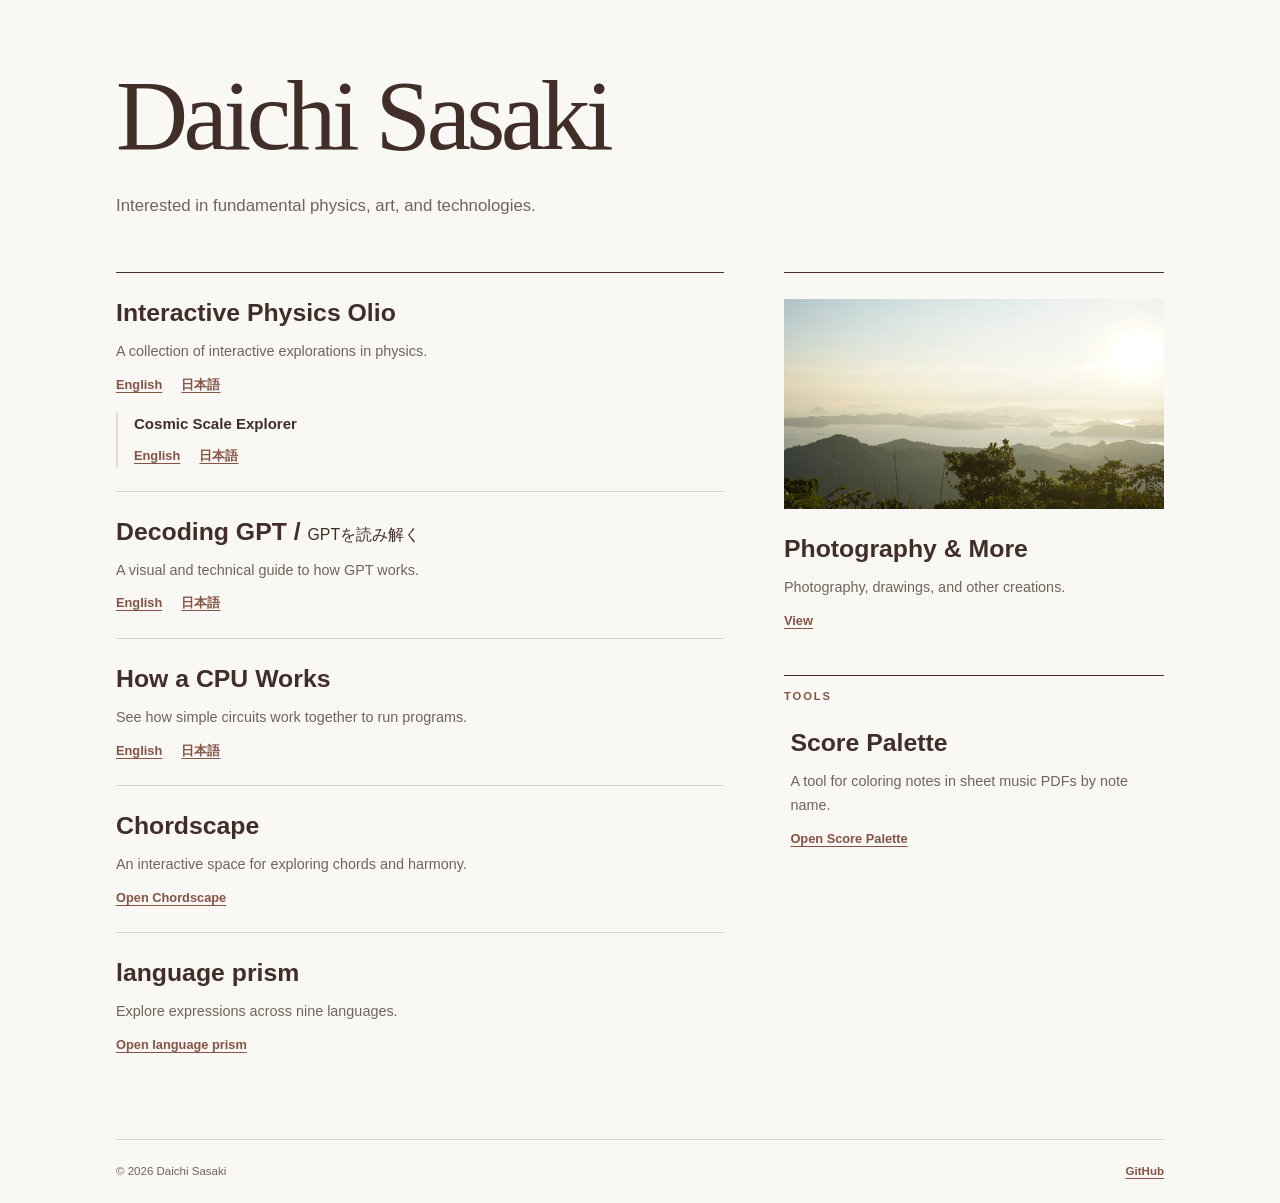
<file: index.html>
<!doctype html>
<html lang="en">
  <head>
    <meta charset="utf-8">
    <meta name="viewport" content="width=device-width, initial-scale=1">
    <meta
      name="description"
      content="Daichi Sasaki — interested in fundamental physics, art, and technologies."
    >
    <title>Daichi Sasaki</title>
    <link rel="icon" type="image/png" sizes="128x128" href="favicon.png">
    <link rel="stylesheet" href="styles.css?v=home-v5-dividers-20261002">
    <!-- Shared GA4: production, top-level page views only. -->
    <script>
      (() => {
        if (window.location.hostname !== "d1ssk.github.io" || window.self !== window.top) return;
        if (window.__pagesAnalyticsInitialized) return;
        window.__pagesAnalyticsInitialized = true;
        window.dataLayer = window.dataLayer || [];
        window.gtag = function () {
          window.dataLayer.push(arguments);
        };
        window.gtag("js", new Date());
        window.gtag("config", "G-P4BVZ9ZZ0E");
        const script = document.createElement("script");
        script.async = true;
        script.src = "https://www.googletagmanager.com/gtag/js?id=G-P4BVZ9ZZ0E";
        document.head.appendChild(script);
      })();
    </script>
  </head>
  <body>
    <a class="skip-link" href="#main">Skip to content</a>
    <div class="container">
      <header class="site-header">
        <h1>Daichi Sasaki</h1>
        <p class="tagline">Interested in fundamental physics, art, and technologies.</p>
      </header>

      <main id="main" class="home-sections">
        <div class="home-section projects explorations">
          <ul class="project-list">
            <li class="project-entry">
              <h2>Interactive Physics Olio</h2>
              <p class="project-description">
                A collection of interactive explorations in physics.
              </p>
              <ul class="project-links" aria-label="Interactive Physics Olio links">
                <li><a href="https://d1ssk.github.io/interactive-physics-olio/">English</a></li>
                <li><a lang="ja" href="https://d1ssk.github.io/interactive-physics-olio/ja/">日本語</a></li>
              </ul>

              <ul class="subproject-list">
                <li class="subproject">
                  <h3 id="cosmic-scale-heading">Cosmic Scale Explorer</h3>
                  <ul class="project-links" aria-label="Cosmic Scale Explorer links">
                    <li>
                      <a href="https://d1ssk.github.io/olio-cosmic-scale/?scene=observable-universe&amp;lang=en">English</a>
                    </li>
                    <li>
                      <a lang="ja" href="https://d1ssk.github.io/olio-cosmic-scale/?scene=observable-universe&amp;lang=ja">日本語</a>
                    </li>
                  </ul>
                </li>
              </ul>
            </li>

            <li class="project-entry">
              <h2>Decoding GPT <span aria-hidden="true">/</span> <span class="jp-title" lang="ja">GPTを読み解く</span></h2>
              <p class="project-description">
                A visual and technical guide to how GPT works.
              </p>
              <ul class="project-links" aria-label="Decoding GPT links">
                <li><a href="https://d1ssk.github.io/decoding-gpt/en/">English</a></li>
                <li><a lang="ja" href="https://d1ssk.github.io/decoding-gpt/ja/">日本語</a></li>
              </ul>
            </li>

            <li class="project-entry">
              <h2>How a CPU Works</h2>
              <p class="project-description">
                See how simple circuits work together to run programs.
              </p>
              <ul class="project-links" aria-label="How a CPU Works links">
                <li><a href="https://d1ssk.github.io/cpu-flow-trace/en/">English</a></li>
                <li><a lang="ja" href="https://d1ssk.github.io/cpu-flow-trace/ja/">日本語</a></li>
              </ul>
            </li>

            <li class="project-entry">
              <h2>Chordscape</h2>
              <p class="project-description">
                An interactive space for exploring chords and harmony.
              </p>
              <ul class="project-links" aria-label="Chordscape links">
                <li><a href="https://d1ssk.github.io/chordscape/">Open Chordscape</a></li>
              </ul>
            </li>

            <li class="project-entry">
              <h2>language prism</h2>
              <p class="project-description">
                Explore expressions across nine languages.
              </p>
              <ul class="project-links" aria-label="language prism links">
                <li><a href="https://d1ssk.github.io/language-prism/ja/">Open language prism</a></li>
              </ul>
            </li>
          </ul>
        </div>
        <div class="right-column">
          <section class="home-section portfolio" aria-labelledby="portfolio-heading">
            <div class="project-art">
              <img
                class="photo"
                src="portfolio/assets/works/dsc04100/thumbnail.webp"
                alt="Layers of mountains and distant water in hazy morning light."
                width="1200"
                height="800"
              >
            </div>
            <h2 id="portfolio-heading">Photography &amp; More</h2>
            <p class="project-description">
              Photography, drawings, and other creations.
            </p>
            <ul class="project-links" aria-label="Photography &amp; More links">
              <li><a href="portfolio/">View</a></li>
            </ul>
          </section>
          <section class="home-section projects tools" aria-labelledby="tools-heading">
            <h2 id="tools-heading">Tools</h2>
            <ul class="project-list">
              <li class="project-entry">
                <h3>Score Palette</h3>
                <p class="project-description">
                  A tool for coloring notes in sheet music PDFs by note name.
                </p>
                <ul class="project-links" aria-label="Score Palette links">
                  <li><a href="https://score-pallete.streamlit.app/">Open Score Palette</a></li>
                </ul>
              </li>
            </ul>
          </section>
        </div>
      </main>

      <footer class="site-footer">
        <p>© 2026 Daichi Sasaki</p>
        <a class="github-link" href="https://github.com/d1ssk">GitHub</a>
      </footer>
    </div>
  </body>
</html>
</file>
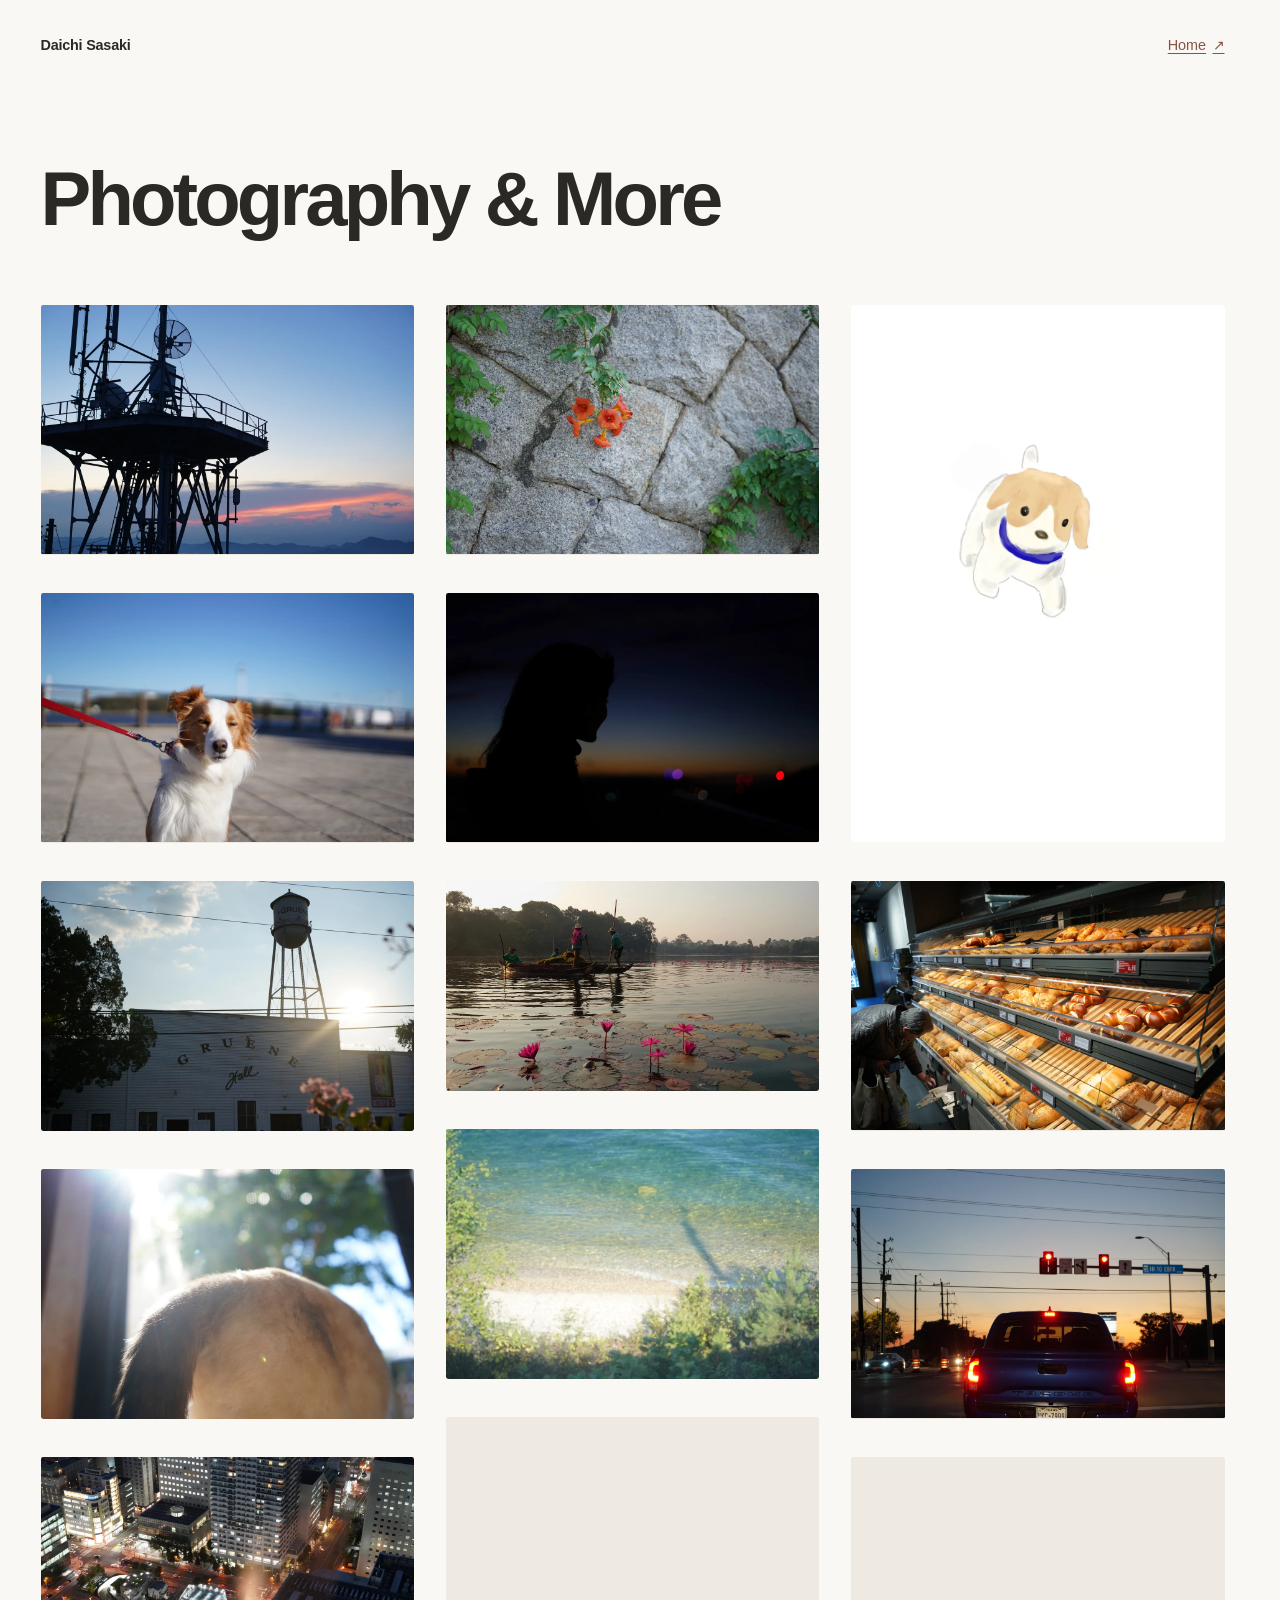
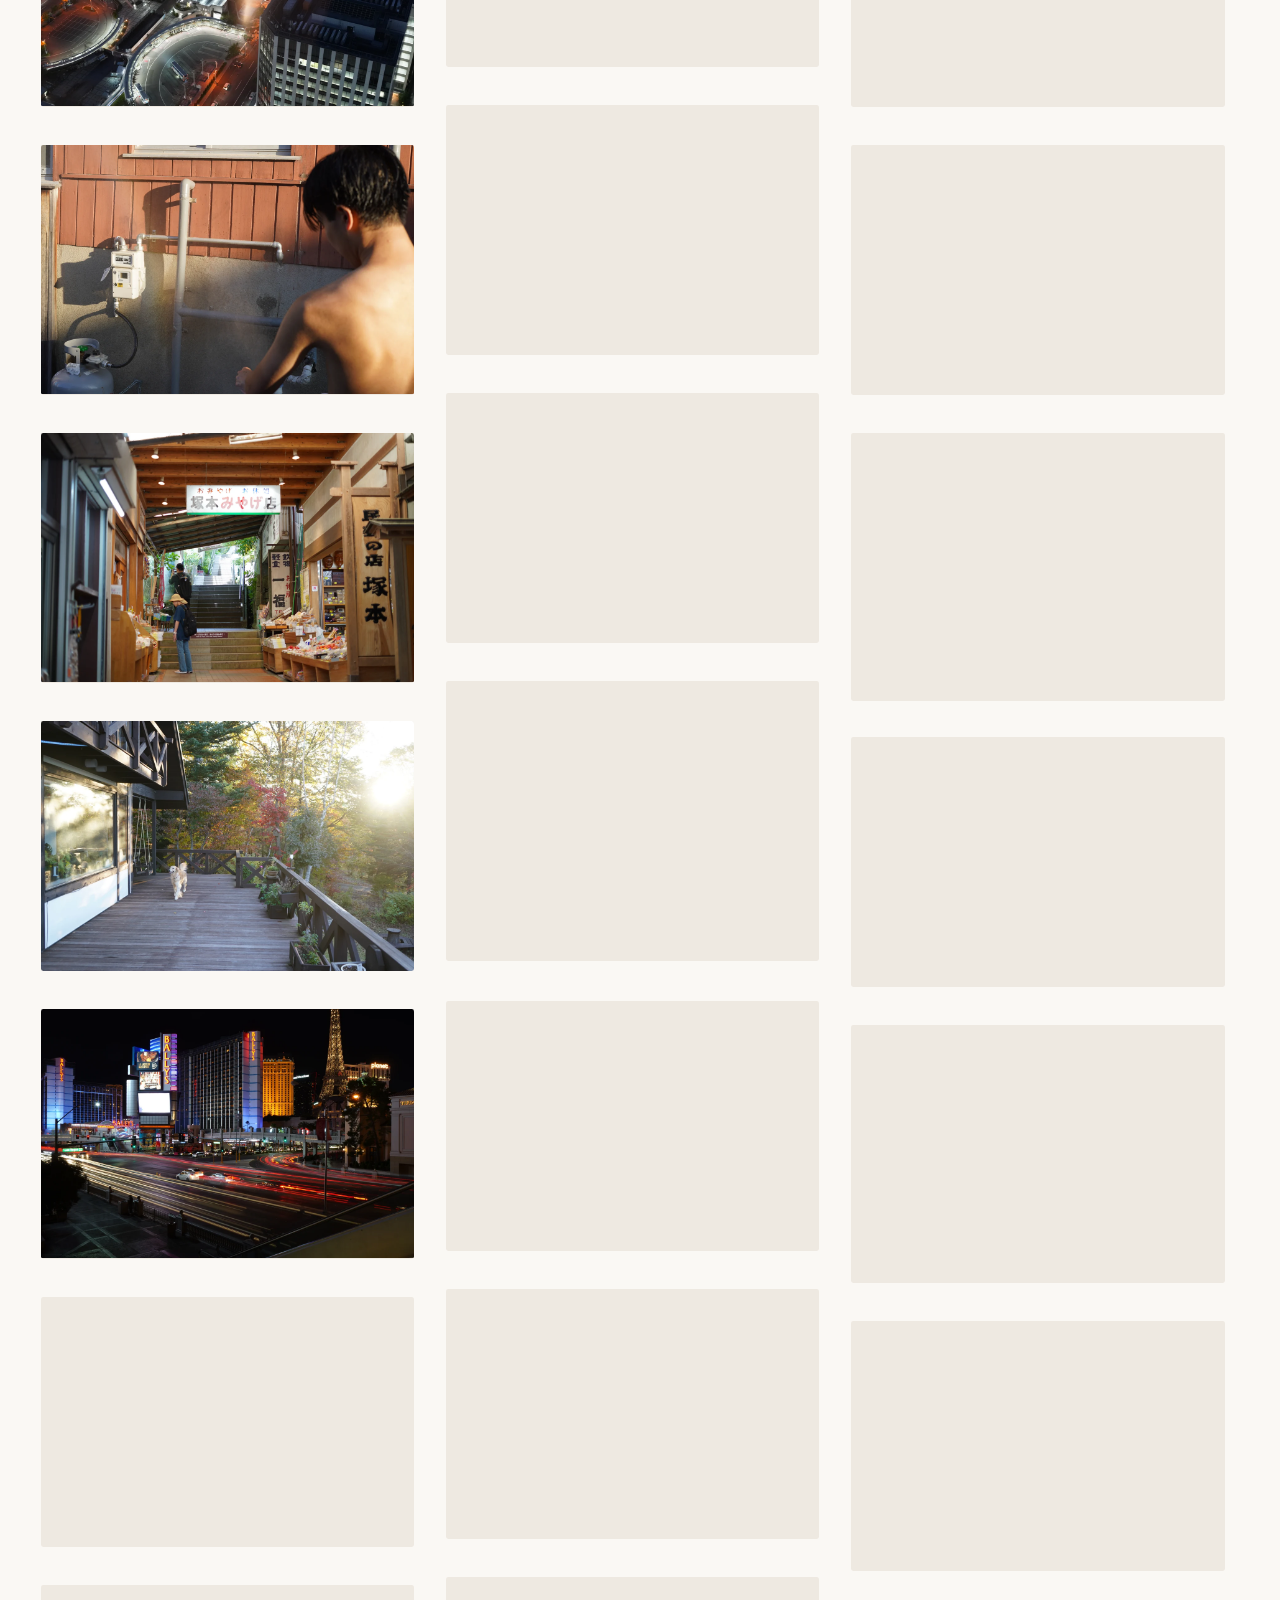
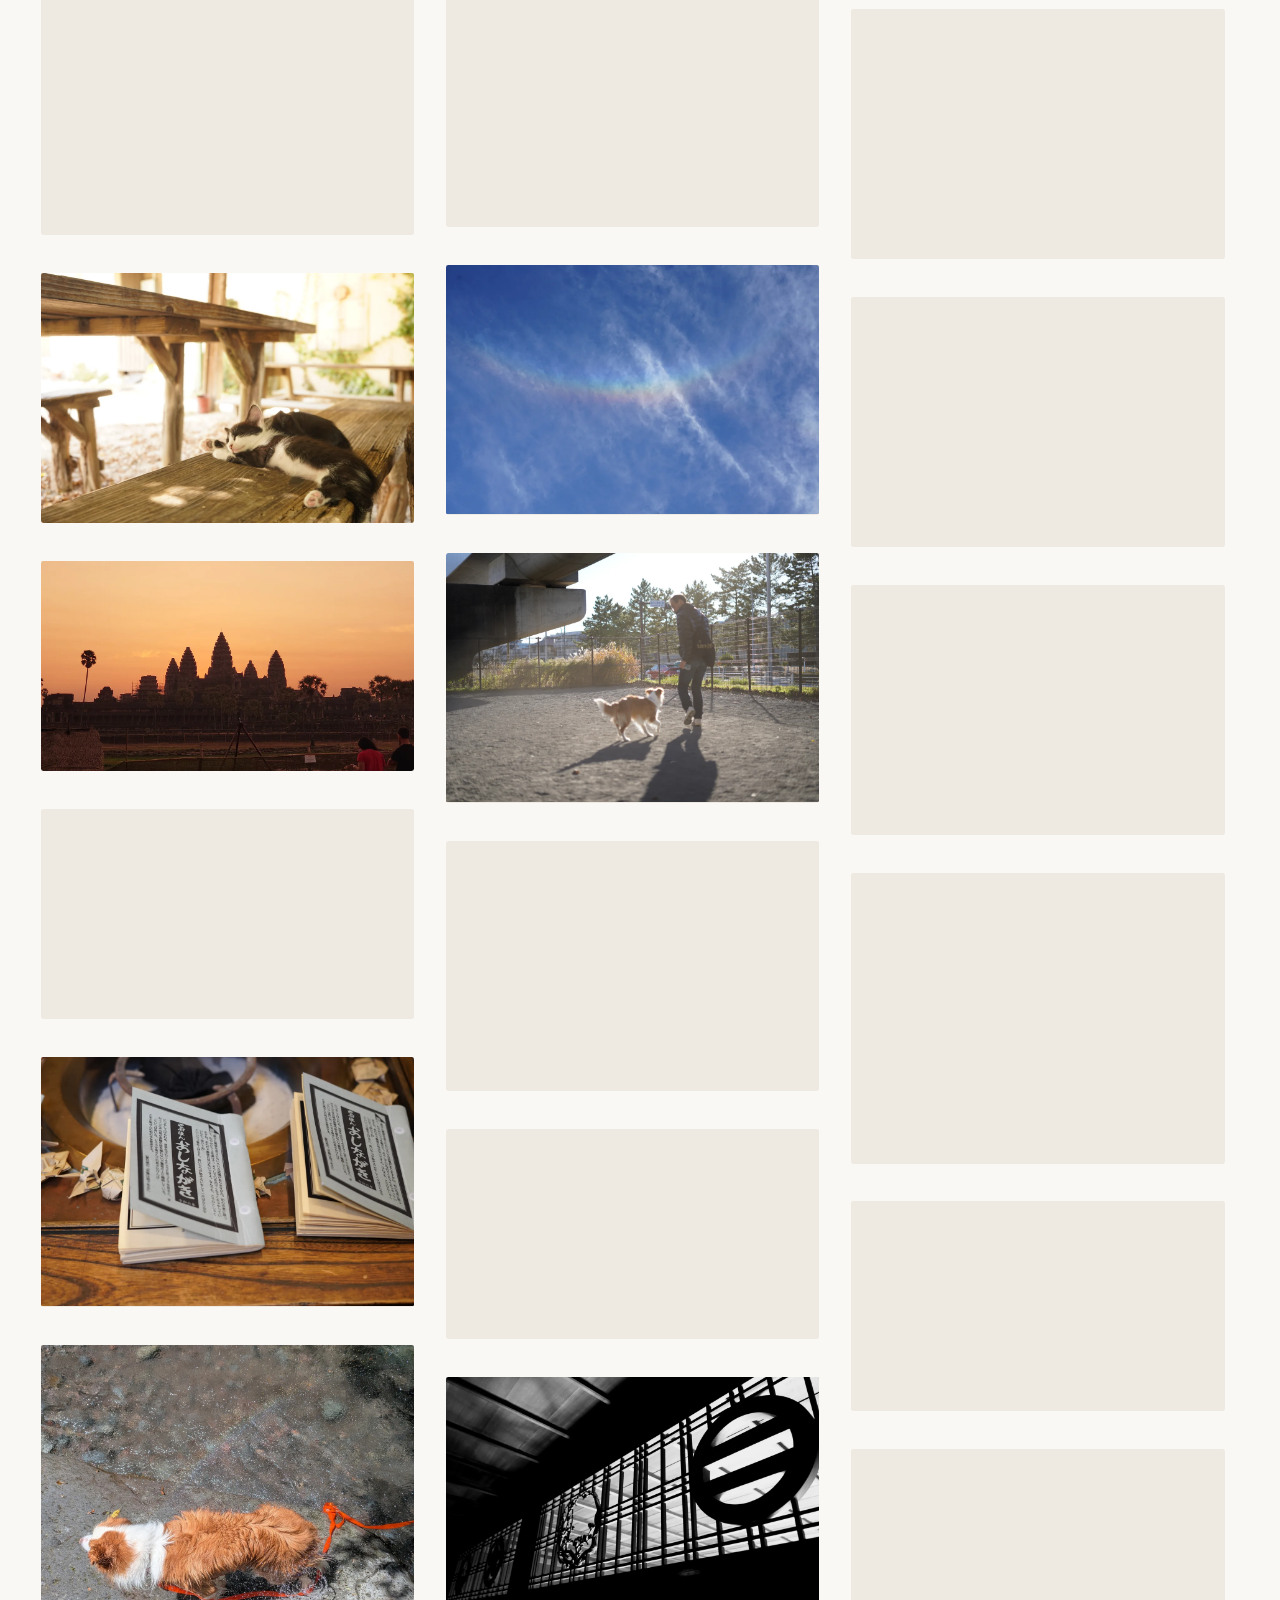
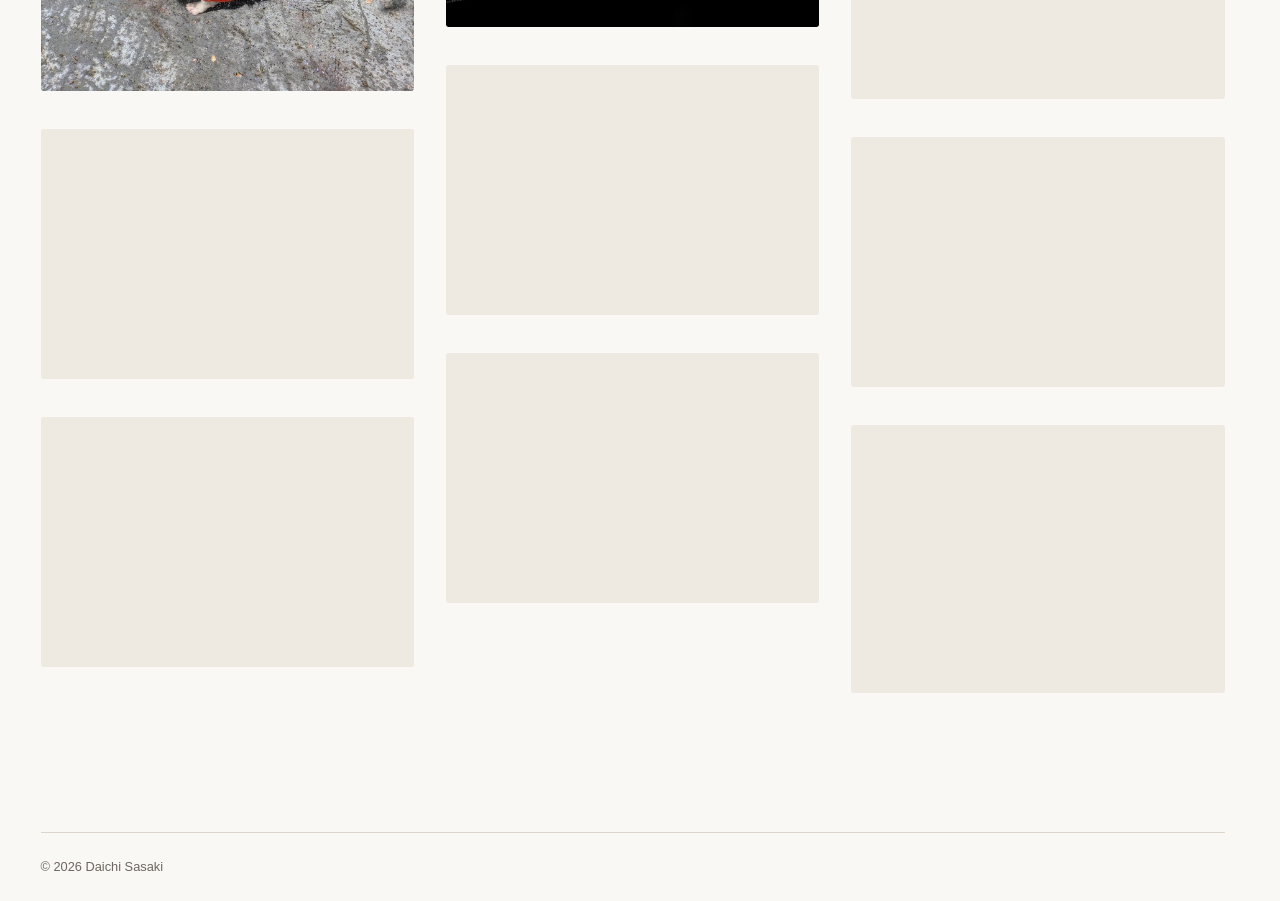
<file: portfolio/index.html>
<!doctype html>
<!-- Generated index.html comes from this template and each work's info.json. -->
<html lang="en">
  <head>
    <meta charset="utf-8">
    <meta name="viewport" content="width=device-width, initial-scale=1">
    <meta name="description" content="Photography and art by Daichi Sasaki.">
    <title>Daichi Sasaki — Photography &amp; More</title>
    <link rel="icon" type="image/png" sizes="128x128" href="../favicon.png">
    <link rel="stylesheet" href="styles.css">
    <script src="layout.js" defer></script>
    <script src="information.js" defer></script>
    <script src="gallery.js" defer></script>
    <!-- Shared GA4: production, top-level page views only. -->
    <script>
      (() => {
        if (window.location.hostname !== "d1ssk.github.io" || window.self !== window.top) return;
        if (window.__pagesAnalyticsInitialized) return;
        window.__pagesAnalyticsInitialized = true;
        window.dataLayer = window.dataLayer || [];
        window.gtag = function () {
          window.dataLayer.push(arguments);
        };
        window.gtag("js", new Date());
        window.gtag("config", "G-P4BVZ9ZZ0E");
        const script = document.createElement("script");
        script.async = true;
        script.src = "https://www.googletagmanager.com/gtag/js?id=G-P4BVZ9ZZ0E";
        document.head.appendChild(script);
      })();
    </script>
  </head>
  <body>
    <header class="site-header container">
      <span class="site-name">Daichi Sasaki</span>
      <nav aria-label="Main navigation">
        <a href="https://d1ssk.github.io/">Home <span aria-hidden="true">↗</span></a>
      </nav>
    </header>

    <main class="container">
      <div class="intro">
        <h1>Photography &amp; More</h1>
      </div>
      <section class="gallery" aria-label="Photography and art">
        <figure class="work">
          <a class="work-link" href="assets/works/dsc04124/full.webp" data-info="assets/works/dsc04124/info.json" aria-haspopup="dialog">
            <img
              src="assets/works/dsc04124/thumbnail.webp"
              srcset="assets/works/dsc04124/thumbnail.webp 1200w, assets/works/dsc04124/full.webp 2400w"
              sizes="(max-width: 46rem) calc(100vw - 2rem), (max-width: 68rem) 46vw, 24rem"
              width="1200"
              height="800"
              alt="Silhouette of an antenna tower against a blue and pink evening sky."
              fetchpriority="high"
              decoding="async"
            >
          </a>
        </figure>

        <figure class="work">
          <a class="work-link" href="assets/works/dsc04281/full.webp" data-info="assets/works/dsc04281/info.json" aria-haspopup="dialog">
            <img
              src="assets/works/dsc04281/thumbnail.webp"
              srcset="assets/works/dsc04281/thumbnail.webp 1200w, assets/works/dsc04281/full.webp 2400w"
              sizes="(max-width: 46rem) calc(100vw - 2rem), (max-width: 68rem) 46vw, 24rem"
              width="1200"
              height="800"
              alt="Orange flowers and green leaves against a textured stone wall."
              loading="lazy"
              decoding="async"
            >
          </a>
        </figure>

        <figure class="work">
          <a class="work-link" href="assets/works/work-308b10c8dc/full.webp" data-info="assets/works/work-308b10c8dc/info.json" aria-haspopup="dialog">
            <img
              src="assets/works/work-308b10c8dc/thumbnail.webp"
              srcset="assets/works/work-308b10c8dc/thumbnail.webp 834w, assets/works/work-308b10c8dc/full.webp 1668w"
              sizes="(max-width: 46rem) calc(100vw - 2rem), (max-width: 68rem) 46vw, 24rem"
              width="834"
              height="1200"
              alt="An illustration of a small brown-and-white dog on a white background."
              loading="lazy"
              decoding="async"
            >
          </a>
        </figure>

        <figure class="work">
          <a class="work-link" href="assets/works/dsc00365/full.webp" data-info="assets/works/dsc00365/info.json" aria-haspopup="dialog">
            <img
              src="assets/works/dsc00365/thumbnail.webp"
              srcset="assets/works/dsc00365/thumbnail.webp 1200w, assets/works/dsc00365/full.webp 2400w"
              sizes="(max-width: 46rem) calc(100vw - 2rem), (max-width: 68rem) 46vw, 24rem"
              width="1200"
              height="800"
              alt="A brown-and-white dog on a red leash, with water and distant buildings behind it."
              loading="lazy"
              decoding="async"
            >
          </a>
        </figure>

        <figure class="work">
          <a class="work-link" href="assets/works/dsc02346-edit/full.webp" data-info="assets/works/dsc02346-edit/info.json" aria-haspopup="dialog">
            <img
              src="assets/works/dsc02346-edit/thumbnail.webp"
              srcset="assets/works/dsc02346-edit/thumbnail.webp 1200w, assets/works/dsc02346-edit/full.webp 2400w"
              sizes="(max-width: 46rem) calc(100vw - 2rem), (max-width: 68rem) 46vw, 24rem"
              width="1200"
              height="800"
              alt="The profile of a person silhouetted at dusk, with blurred lights behind them."
              loading="lazy"
              decoding="async"
            >
          </a>
        </figure>

        <figure class="work">
          <a class="work-link" href="assets/works/dsc02108/full.webp" data-info="assets/works/dsc02108/info.json" aria-haspopup="dialog">
            <img
              src="assets/works/dsc02108/thumbnail.webp"
              srcset="assets/works/dsc02108/thumbnail.webp 1200w, assets/works/dsc02108/full.webp 1616w"
              sizes="(max-width: 46rem) calc(100vw - 2rem), (max-width: 68rem) 46vw, 24rem"
              width="1200"
              height="802"
              alt="A water tower above a white building, with flowers in the foreground."
              loading="lazy"
              decoding="async"
            >
          </a>
        </figure>

        <figure class="work">
          <a class="work-link" href="assets/works/dsc-4628-edit/full.webp" data-info="assets/works/dsc-4628-edit/info.json" aria-haspopup="dialog">
            <img
              src="assets/works/dsc-4628-edit/thumbnail.webp"
              srcset="assets/works/dsc-4628-edit/thumbnail.webp 1200w, assets/works/dsc-4628-edit/full.webp 2400w"
              sizes="(max-width: 46rem) calc(100vw - 2rem), (max-width: 68rem) 46vw, 24rem"
              width="1200"
              height="675"
              alt="People in a small boat on a lake, with pink flowers in the foreground."
              loading="lazy"
              decoding="async"
            >
          </a>
        </figure>

        <figure class="work">
          <a class="work-link" href="assets/works/dsc09874/full.webp" data-info="assets/works/dsc09874/info.json" aria-haspopup="dialog">
            <img
              src="assets/works/dsc09874/thumbnail.webp"
              srcset="assets/works/dsc09874/thumbnail.webp 1200w, assets/works/dsc09874/full.webp 2400w"
              sizes="(max-width: 46rem) calc(100vw - 2rem), (max-width: 68rem) 46vw, 24rem"
              width="1200"
              height="800"
              alt="Rows of golden pastries on illuminated bakery shelves."
              loading="lazy"
              decoding="async"
            >
          </a>
        </figure>

        <figure class="work">
          <a class="work-link" href="assets/works/dsc01263/full.webp" data-info="assets/works/dsc01263/info.json" aria-haspopup="dialog">
            <img
              src="assets/works/dsc01263/thumbnail.webp"
              srcset="assets/works/dsc01263/thumbnail.webp 1200w, assets/works/dsc01263/full.webp 1616w"
              sizes="(max-width: 46rem) calc(100vw - 2rem), (max-width: 68rem) 46vw, 24rem"
              width="1200"
              height="802"
              alt="Sunlight shimmering on blue-green water."
              loading="lazy"
              decoding="async"
            >
          </a>
        </figure>

        <figure class="work">
          <a class="work-link" href="assets/works/dsc03439/full.webp" data-info="assets/works/dsc03439/info.json" aria-haspopup="dialog">
            <img
              src="assets/works/dsc03439/thumbnail.webp"
              srcset="assets/works/dsc03439/thumbnail.webp 1200w, assets/works/dsc03439/full.webp 1616w"
              sizes="(max-width: 46rem) calc(100vw - 2rem), (max-width: 68rem) 46vw, 24rem"
              width="1200"
              height="802"
              alt="Close-up of a dog&#x27;s head and ear in sunlight beside a window."
              loading="lazy"
              decoding="async"
            >
          </a>
        </figure>

        <figure class="work">
          <a class="work-link" href="assets/works/dsc01962-1/full.webp" data-info="assets/works/dsc01962-1/info.json" aria-haspopup="dialog">
            <img
              src="assets/works/dsc01962-1/thumbnail.webp"
              srcset="assets/works/dsc01962-1/thumbnail.webp 1200w, assets/works/dsc01962-1/full.webp 2400w"
              sizes="(max-width: 46rem) calc(100vw - 2rem), (max-width: 68rem) 46vw, 24rem"
              width="1200"
              height="800"
              alt="A car stopped at a red traffic light against a warm sunset sky."
              loading="lazy"
              decoding="async"
            >
          </a>
        </figure>

        <figure class="work">
          <a class="work-link" href="assets/works/dsc04231/full.webp" data-info="assets/works/dsc04231/info.json" aria-haspopup="dialog">
            <img
              src="assets/works/dsc04231/thumbnail.webp"
              srcset="assets/works/dsc04231/thumbnail.webp 1200w, assets/works/dsc04231/full.webp 2400w"
              sizes="(max-width: 46rem) calc(100vw - 2rem), (max-width: 68rem) 46vw, 24rem"
              width="1200"
              height="800"
              alt="Two roadside mirrors above yellow arrow signs by the sea, with a drawn cat and white lines across the sky."
              loading="lazy"
              decoding="async"
            >
          </a>
        </figure>

        <figure class="work">
          <a class="work-link" href="assets/works/dsc02425/full.webp" data-info="assets/works/dsc02425/info.json" aria-haspopup="dialog">
            <img
              src="assets/works/dsc02425/thumbnail.webp"
              srcset="assets/works/dsc02425/thumbnail.webp 1200w, assets/works/dsc02425/full.webp 2400w"
              sizes="(max-width: 46rem) calc(100vw - 2rem), (max-width: 68rem) 46vw, 24rem"
              width="1200"
              height="800"
              alt="Illuminated city buildings, streets, and curved bus terminals viewed from above at night."
              loading="lazy"
              decoding="async"
            >
          </a>
        </figure>

        <figure class="work">
          <a class="work-link" href="assets/works/dsc02233/full.webp" data-info="assets/works/dsc02233/info.json" aria-haspopup="dialog">
            <img
              src="assets/works/dsc02233/thumbnail.webp"
              srcset="assets/works/dsc02233/thumbnail.webp 1200w, assets/works/dsc02233/full.webp 2400w"
              sizes="(max-width: 46rem) calc(100vw - 2rem), (max-width: 68rem) 46vw, 24rem"
              width="1200"
              height="800"
              alt="Bright white clouds rising into a deep blue sky."
              loading="lazy"
              decoding="async"
            >
          </a>
        </figure>

        <figure class="work">
          <a class="work-link" href="assets/works/dsc04129/full.webp" data-info="assets/works/dsc04129/info.json" aria-haspopup="dialog">
            <img
              src="assets/works/dsc04129/thumbnail.webp"
              srcset="assets/works/dsc04129/thumbnail.webp 1200w, assets/works/dsc04129/full.webp 2400w"
              sizes="(max-width: 46rem) calc(100vw - 2rem), (max-width: 68rem) 46vw, 24rem"
              width="1200"
              height="800"
              alt="A mug of dark tea and a wrapped slice of cake on a wooden table."
              loading="lazy"
              decoding="async"
            >
          </a>
        </figure>

        <figure class="work">
          <a class="work-link" href="assets/works/dsc04097/full.webp" data-info="assets/works/dsc04097/info.json" aria-haspopup="dialog">
            <img
              src="assets/works/dsc04097/thumbnail.webp"
              srcset="assets/works/dsc04097/thumbnail.webp 1200w, assets/works/dsc04097/full.webp 2400w"
              sizes="(max-width: 46rem) calc(100vw - 2rem), (max-width: 68rem) 46vw, 24rem"
              width="1200"
              height="800"
              alt="A person at an outdoor tap beside a wooden wall."
              loading="lazy"
              decoding="async"
            >
          </a>
        </figure>

        <figure class="work">
          <a class="work-link" href="assets/works/dsc09620-edit/full.webp" data-info="assets/works/dsc09620-edit/info.json" aria-haspopup="dialog">
            <img
              src="assets/works/dsc09620-edit/thumbnail.webp"
              srcset="assets/works/dsc09620-edit/thumbnail.webp 1200w, assets/works/dsc09620-edit/full.webp 2400w"
              sizes="(max-width: 46rem) calc(100vw - 2rem), (max-width: 68rem) 46vw, 24rem"
              width="1200"
              height="800"
              alt="A river reflecting a bridge and trees in black and white."
              loading="lazy"
              decoding="async"
            >
          </a>
        </figure>

        <figure class="work">
          <a class="work-link" href="assets/works/dsc03271-1/full.webp" data-info="assets/works/dsc03271-1/info.json" aria-haspopup="dialog">
            <img
              src="assets/works/dsc03271-1/thumbnail.webp"
              srcset="assets/works/dsc03271-1/thumbnail.webp 1200w, assets/works/dsc03271-1/full.webp 2400w"
              sizes="(max-width: 46rem) calc(100vw - 2rem), (max-width: 68rem) 46vw, 24rem"
              width="1200"
              height="800"
              alt="The low sun shining over a road and silhouetted city buildings."
              loading="lazy"
              decoding="async"
            >
          </a>
        </figure>

        <figure class="work">
          <a class="work-link" href="assets/works/dsc00827/full.webp" data-info="assets/works/dsc00827/info.json" aria-haspopup="dialog">
            <img
              src="assets/works/dsc00827/thumbnail.webp"
              srcset="assets/works/dsc00827/thumbnail.webp 1200w, assets/works/dsc00827/full.webp 2400w"
              sizes="(max-width: 46rem) calc(100vw - 2rem), (max-width: 68rem) 46vw, 24rem"
              width="1200"
              height="800"
              alt="A person standing inside a shop with wooden beams and shelves of goods."
              loading="lazy"
              decoding="async"
            >
          </a>
        </figure>

        <figure class="work">
          <a class="work-link" href="assets/works/dsc04137/full.webp" data-info="assets/works/dsc04137/info.json" aria-haspopup="dialog">
            <img
              src="assets/works/dsc04137/thumbnail.webp"
              srcset="assets/works/dsc04137/thumbnail.webp 1200w, assets/works/dsc04137/full.webp 2400w"
              sizes="(max-width: 46rem) calc(100vw - 2rem), (max-width: 68rem) 46vw, 24rem"
              width="1200"
              height="860"
              alt="The silhouette of a person sitting outdoors beneath bright lights at night."
              loading="lazy"
              decoding="async"
            >
          </a>
        </figure>

        <figure class="work">
          <a class="work-link" href="assets/works/1780213268952/full.webp" data-info="assets/works/1780213268952/info.json" aria-haspopup="dialog">
            <img
              src="assets/works/1780213268952/thumbnail.webp"
              srcset="assets/works/1780213268952/thumbnail.webp 1200w, assets/works/1780213268952/full.webp 1477w"
              sizes="(max-width: 46rem) calc(100vw - 2rem), (max-width: 68rem) 46vw, 24rem"
              width="1200"
              height="901"
              alt="A brown-and-white dog running through sunlit grass beneath a steel bridge."
              loading="lazy"
              decoding="async"
            >
          </a>
        </figure>

        <figure class="work">
          <a class="work-link" href="assets/works/dsc03589/full.webp" data-info="assets/works/dsc03589/info.json" aria-haspopup="dialog">
            <img
              src="assets/works/dsc03589/thumbnail.webp"
              srcset="assets/works/dsc03589/thumbnail.webp 1200w, assets/works/dsc03589/full.webp 1616w"
              sizes="(max-width: 46rem) calc(100vw - 2rem), (max-width: 68rem) 46vw, 24rem"
              width="1200"
              height="802"
              alt="A dog on a wooden deck beside a house and sunlit foliage."
              loading="lazy"
              decoding="async"
            >
          </a>
        </figure>

        <figure class="work">
          <a class="work-link" href="assets/works/dsc03656/full.webp" data-info="assets/works/dsc03656/info.json" aria-haspopup="dialog">
            <img
              src="assets/works/dsc03656/thumbnail.webp"
              srcset="assets/works/dsc03656/thumbnail.webp 1200w, assets/works/dsc03656/full.webp 1616w"
              sizes="(max-width: 46rem) calc(100vw - 2rem), (max-width: 68rem) 46vw, 24rem"
              width="1200"
              height="802"
              alt="A cat peeking over the edge of an open window against a blue sky."
              loading="lazy"
              decoding="async"
            >
          </a>
        </figure>

        <figure class="work">
          <a class="work-link" href="assets/works/dsc03055/full.webp" data-info="assets/works/dsc03055/info.json" aria-haspopup="dialog">
            <img
              src="assets/works/dsc03055/thumbnail.webp"
              srcset="assets/works/dsc03055/thumbnail.webp 1200w, assets/works/dsc03055/full.webp 2400w"
              sizes="(max-width: 46rem) calc(100vw - 2rem), (max-width: 68rem) 46vw, 24rem"
              width="1200"
              height="800"
              alt="A printed page emerging from darkness in a pool of light."
              loading="lazy"
              decoding="async"
            >
          </a>
        </figure>

        <figure class="work">
          <a class="work-link" href="assets/works/dsc03040-1/full.webp" data-info="assets/works/dsc03040-1/info.json" aria-haspopup="dialog">
            <img
              src="assets/works/dsc03040-1/thumbnail.webp"
              srcset="assets/works/dsc03040-1/thumbnail.webp 1200w, assets/works/dsc03040-1/full.webp 2400w"
              sizes="(max-width: 46rem) calc(100vw - 2rem), (max-width: 68rem) 46vw, 24rem"
              width="1200"
              height="800"
              alt="Colorful traffic light trails beneath illuminated city buildings at night."
              loading="lazy"
              decoding="async"
            >
          </a>
        </figure>

        <figure class="work">
          <a class="work-link" href="assets/works/dsc05868-edit/full.webp" data-info="assets/works/dsc05868-edit/info.json" aria-haspopup="dialog">
            <img
              src="assets/works/dsc05868-edit/thumbnail.webp"
              srcset="assets/works/dsc05868-edit/thumbnail.webp 1200w, assets/works/dsc05868-edit/full.webp 2400w"
              sizes="(max-width: 46rem) calc(100vw - 2rem), (max-width: 68rem) 46vw, 24rem"
              width="1200"
              height="830"
              alt="A suspension bridge and waterfront buildings in golden evening light."
              loading="lazy"
              decoding="async"
            >
          </a>
        </figure>

        <figure class="work">
          <a class="work-link" href="assets/works/dsc01163/full.webp" data-info="assets/works/dsc01163/info.json" aria-haspopup="dialog">
            <img
              src="assets/works/dsc01163/thumbnail.webp"
              srcset="assets/works/dsc01163/thumbnail.webp 1200w, assets/works/dsc01163/full.webp 1616w"
              sizes="(max-width: 46rem) calc(100vw - 2rem), (max-width: 68rem) 46vw, 24rem"
              width="1200"
              height="802"
              alt="A red-and-white train beneath a purple evening sky and overhead wires."
              loading="lazy"
              decoding="async"
            >
          </a>
        </figure>

        <figure class="work">
          <a class="work-link" href="assets/works/dsc02043/full.webp" data-info="assets/works/dsc02043/info.json" aria-haspopup="dialog">
            <img
              src="assets/works/dsc02043/thumbnail.webp"
              srcset="assets/works/dsc02043/thumbnail.webp 1200w, assets/works/dsc02043/full.webp 2400w"
              sizes="(max-width: 46rem) calc(100vw - 2rem), (max-width: 68rem) 46vw, 24rem"
              width="1200"
              height="800"
              alt="Three yellow rubber ducks lined up against a cloudy sky."
              loading="lazy"
              decoding="async"
            >
          </a>
        </figure>

        <figure class="work">
          <a class="work-link" href="assets/works/dsc04103/full.webp" data-info="assets/works/dsc04103/info.json" aria-haspopup="dialog">
            <img
              src="assets/works/dsc04103/thumbnail.webp"
              srcset="assets/works/dsc04103/thumbnail.webp 1200w, assets/works/dsc04103/full.webp 2400w"
              sizes="(max-width: 46rem) calc(100vw - 2rem), (max-width: 68rem) 46vw, 24rem"
              width="1200"
              height="800"
              alt="Two people silhouetted by warm sunlight outdoors."
              loading="lazy"
              decoding="async"
            >
          </a>
        </figure>

        <figure class="work">
          <a class="work-link" href="assets/works/dsc04307/full.webp" data-info="assets/works/dsc04307/info.json" aria-haspopup="dialog">
            <img
              src="assets/works/dsc04307/thumbnail.webp"
              srcset="assets/works/dsc04307/thumbnail.webp 1200w, assets/works/dsc04307/full.webp 2400w"
              sizes="(max-width: 46rem) calc(100vw - 2rem), (max-width: 68rem) 46vw, 24rem"
              width="1200"
              height="800"
              alt="Foamy water in the wake of a boat, seen from its side."
              loading="lazy"
              decoding="async"
            >
          </a>
        </figure>

        <figure class="work">
          <a class="work-link" href="assets/works/dsc05416/full.webp" data-info="assets/works/dsc05416/info.json" aria-haspopup="dialog">
            <img
              src="assets/works/dsc05416/thumbnail.webp"
              srcset="assets/works/dsc05416/thumbnail.webp 1200w, assets/works/dsc05416/full.webp 2400w"
              sizes="(max-width: 46rem) calc(100vw - 2rem), (max-width: 68rem) 46vw, 24rem"
              width="1200"
              height="800"
              alt="Glowing logs beneath hanging cookware at a nighttime campfire."
              loading="lazy"
              decoding="async"
            >
          </a>
        </figure>

        <figure class="work">
          <a class="work-link" href="assets/works/dsc08300-edit/full.webp" data-info="assets/works/dsc08300-edit/info.json" aria-haspopup="dialog">
            <img
              src="assets/works/dsc08300-edit/thumbnail.webp"
              srcset="assets/works/dsc08300-edit/thumbnail.webp 1200w, assets/works/dsc08300-edit/full.webp 2400w"
              sizes="(max-width: 46rem) calc(100vw - 2rem), (max-width: 68rem) 46vw, 24rem"
              width="1200"
              height="800"
              alt="Several bursts of fireworks against a black night sky."
              loading="lazy"
              decoding="async"
            >
          </a>
        </figure>

        <figure class="work">
          <a class="work-link" href="assets/works/dsc02113/full.webp" data-info="assets/works/dsc02113/info.json" aria-haspopup="dialog">
            <img
              src="assets/works/dsc02113/thumbnail.webp"
              srcset="assets/works/dsc02113/thumbnail.webp 1200w, assets/works/dsc02113/full.webp 2400w"
              sizes="(max-width: 46rem) calc(100vw - 2rem), (max-width: 68rem) 46vw, 24rem"
              width="1200"
              height="800"
              alt="A faint rainbow-colored band among wispy clouds in a blue sky."
              loading="lazy"
              decoding="async"
            >
          </a>
        </figure>

        <figure class="work">
          <a class="work-link" href="assets/works/dsc02043-1/full.webp" data-info="assets/works/dsc02043-1/info.json" aria-haspopup="dialog">
            <img
              src="assets/works/dsc02043-1/thumbnail.webp"
              srcset="assets/works/dsc02043-1/thumbnail.webp 1200w, assets/works/dsc02043-1/full.webp 1616w"
              sizes="(max-width: 46rem) calc(100vw - 2rem), (max-width: 68rem) 46vw, 24rem"
              width="1200"
              height="802"
              alt="A black and white cat resting on a wooden bench in sunlight."
              loading="lazy"
              decoding="async"
            >
          </a>
        </figure>

        <figure class="work">
          <a class="work-link" href="assets/works/dsc02044/full.webp" data-info="assets/works/dsc02044/info.json" aria-haspopup="dialog">
            <img
              src="assets/works/dsc02044/thumbnail.webp"
              srcset="assets/works/dsc02044/thumbnail.webp 1200w, assets/works/dsc02044/full.webp 1616w"
              sizes="(max-width: 46rem) calc(100vw - 2rem), (max-width: 68rem) 46vw, 24rem"
              width="1200"
              height="802"
              alt="A cat curled up on a wooden bench in warm backlight."
              loading="lazy"
              decoding="async"
            >
          </a>
        </figure>

        <figure class="work">
          <a class="work-link" href="assets/works/dsc00383/full.webp" data-info="assets/works/dsc00383/info.json" aria-haspopup="dialog">
            <img
              src="assets/works/dsc00383/thumbnail.webp"
              srcset="assets/works/dsc00383/thumbnail.webp 1200w, assets/works/dsc00383/full.webp 2400w"
              sizes="(max-width: 46rem) calc(100vw - 2rem), (max-width: 68rem) 46vw, 24rem"
              width="1200"
              height="800"
              alt="A person walking a dog beside a raised railway line in afternoon sunlight."
              loading="lazy"
              decoding="async"
            >
          </a>
        </figure>

        <figure class="work">
          <a class="work-link" href="assets/works/dsc-4569/full.webp" data-info="assets/works/dsc-4569/info.json" aria-haspopup="dialog">
            <img
              src="assets/works/dsc-4569/thumbnail.webp"
              srcset="assets/works/dsc-4569/thumbnail.webp 1200w, assets/works/dsc-4569/full.webp 2400w"
              sizes="(max-width: 46rem) calc(100vw - 2rem), (max-width: 68rem) 46vw, 24rem"
              width="1200"
              height="675"
              alt="Temple towers silhouetted against an orange sky."
              loading="lazy"
              decoding="async"
            >
          </a>
        </figure>

        <figure class="work">
          <a class="work-link" href="assets/works/dsc02876/full.webp" data-info="assets/works/dsc02876/info.json" aria-haspopup="dialog">
            <img
              src="assets/works/dsc02876/thumbnail.webp"
              srcset="assets/works/dsc02876/thumbnail.webp 1200w, assets/works/dsc02876/full.webp 1616w"
              sizes="(max-width: 46rem) calc(100vw - 2rem), (max-width: 68rem) 46vw, 24rem"
              width="1200"
              height="802"
              alt="Treetops and a street silhouetted against the last light of evening."
              loading="lazy"
              decoding="async"
            >
          </a>
        </figure>

        <figure class="work">
          <a class="work-link" href="assets/works/img-0156/full.webp" data-info="assets/works/img-0156/info.json" aria-haspopup="dialog">
            <img
              src="assets/works/img-0156/thumbnail.webp"
              srcset="assets/works/img-0156/thumbnail.webp 1200w, assets/works/img-0156/full.webp 2400w"
              sizes="(max-width: 46rem) calc(100vw - 2rem), (max-width: 68rem) 46vw, 24rem"
              width="1200"
              height="675"
              alt="A broad sandy beach with city buildings beneath a clear blue sky."
              loading="lazy"
              decoding="async"
            >
          </a>
        </figure>

        <figure class="work">
          <a class="work-link" href="assets/works/dsc04043/full.webp" data-info="assets/works/dsc04043/info.json" aria-haspopup="dialog">
            <img
              src="assets/works/dsc04043/thumbnail.webp"
              srcset="assets/works/dsc04043/thumbnail.webp 1200w, assets/works/dsc04043/full.webp 2400w"
              sizes="(max-width: 46rem) calc(100vw - 2rem), (max-width: 68rem) 46vw, 24rem"
              width="1200"
              height="800"
              alt="A glass sphere reflecting green and yellow branches among other spheres."
              loading="lazy"
              decoding="async"
            >
          </a>
        </figure>

        <figure class="work">
          <a class="work-link" href="assets/works/dsc09625-edit/full.webp" data-info="assets/works/dsc09625-edit/info.json" aria-haspopup="dialog">
            <img
              src="assets/works/dsc09625-edit/thumbnail.webp"
              srcset="assets/works/dsc09625-edit/thumbnail.webp 1200w, assets/works/dsc09625-edit/full.webp 2400w"
              sizes="(max-width: 46rem) calc(100vw - 2rem), (max-width: 68rem) 46vw, 24rem"
              width="1200"
              height="936"
              alt="People gathered outside a cafe beneath a leafy street tree."
              loading="lazy"
              decoding="async"
            >
          </a>
        </figure>

        <figure class="work">
          <a class="work-link" href="assets/works/dsc02432/full.webp" data-info="assets/works/dsc02432/info.json" aria-haspopup="dialog">
            <img
              src="assets/works/dsc02432/thumbnail.webp"
              srcset="assets/works/dsc02432/thumbnail.webp 1200w, assets/works/dsc02432/full.webp 2400w"
              sizes="(max-width: 46rem) calc(100vw - 2rem), (max-width: 68rem) 46vw, 24rem"
              width="1200"
              height="800"
              alt="Printed cards arranged in a wooden display beside a bowl."
              loading="lazy"
              decoding="async"
            >
          </a>
        </figure>

        <figure class="work">
          <a class="work-link" href="assets/works/pxl-20231009-060520764-mp/full.webp" data-info="assets/works/pxl-20231009-060520764-mp/info.json" aria-haspopup="dialog">
            <img
              src="assets/works/pxl-20231009-060520764-mp/thumbnail.webp"
              srcset="assets/works/pxl-20231009-060520764-mp/thumbnail.webp 1200w, assets/works/pxl-20231009-060520764-mp/full.webp 2400w"
              sizes="(max-width: 46rem) calc(100vw - 2rem), (max-width: 68rem) 46vw, 24rem"
              width="1200"
              height="675"
              alt="A waterbird facing the camera on grass, with a brick building and pond behind it."
              loading="lazy"
              decoding="async"
            >
          </a>
        </figure>

        <figure class="work">
          <a class="work-link" href="assets/works/pxl-20231009-060527128/full.webp" data-info="assets/works/pxl-20231009-060527128/info.json" aria-haspopup="dialog">
            <img
              src="assets/works/pxl-20231009-060527128/thumbnail.webp"
              srcset="assets/works/pxl-20231009-060527128/thumbnail.webp 1200w, assets/works/pxl-20231009-060527128/full.webp 2400w"
              sizes="(max-width: 46rem) calc(100vw - 2rem), (max-width: 68rem) 46vw, 24rem"
              width="1200"
              height="675"
              alt="A waterbird seen from behind on a lawn beside a pond."
              loading="lazy"
              decoding="async"
            >
          </a>
        </figure>

        <figure class="work">
          <a class="work-link" href="assets/works/pxl-20250823-015524542/full.webp" data-info="assets/works/pxl-20250823-015524542/info.json" aria-haspopup="dialog">
            <img
              src="assets/works/pxl-20250823-015524542/thumbnail.webp"
              srcset="assets/works/pxl-20250823-015524542/thumbnail.webp 1200w, assets/works/pxl-20250823-015524542/full.webp 2400w"
              sizes="(max-width: 46rem) calc(100vw - 2rem), (max-width: 68rem) 46vw, 24rem"
              width="1200"
              height="1112"
              alt="A brown-and-white dog on a red leash standing on rocky ground."
              loading="lazy"
              decoding="async"
            >
          </a>
        </figure>

        <figure class="work">
          <a class="work-link" href="assets/works/dsc03634-edit/full.webp" data-info="assets/works/dsc03634-edit/info.json" aria-haspopup="dialog">
            <img
              src="assets/works/dsc03634-edit/thumbnail.webp"
              srcset="assets/works/dsc03634-edit/thumbnail.webp 1200w, assets/works/dsc03634-edit/full.webp 1616w"
              sizes="(max-width: 46rem) calc(100vw - 2rem), (max-width: 68rem) 46vw, 24rem"
              width="1200"
              height="802"
              alt="A large circular station clock and a grid of windows in black and white."
              loading="lazy"
              decoding="async"
            >
          </a>
        </figure>

        <figure class="work">
          <a class="work-link" href="assets/works/dsc00776/full.webp" data-info="assets/works/dsc00776/info.json" aria-haspopup="dialog">
            <img
              src="assets/works/dsc00776/thumbnail.webp"
              srcset="assets/works/dsc00776/thumbnail.webp 1200w, assets/works/dsc00776/full.webp 1616w"
              sizes="(max-width: 46rem) calc(100vw - 2rem), (max-width: 68rem) 46vw, 24rem"
              width="1200"
              height="802"
              alt="Sunlight falling across railway tracks and a station platform under a metal roof."
              loading="lazy"
              decoding="async"
            >
          </a>
        </figure>

        <figure class="work">
          <a class="work-link" href="assets/works/dsc03989/full.webp" data-info="assets/works/dsc03989/info.json" aria-haspopup="dialog">
            <img
              src="assets/works/dsc03989/thumbnail.webp"
              srcset="assets/works/dsc03989/thumbnail.webp 1200w, assets/works/dsc03989/full.webp 2400w"
              sizes="(max-width: 46rem) calc(100vw - 2rem), (max-width: 68rem) 46vw, 24rem"
              width="1200"
              height="800"
              alt="A yellow bridge across a river with a tall tower in the distance."
              loading="lazy"
              decoding="async"
            >
          </a>
        </figure>

        <figure class="work">
          <a class="work-link" href="assets/works/dsc00853-edit/full.webp" data-info="assets/works/dsc00853-edit/info.json" aria-haspopup="dialog">
            <img
              src="assets/works/dsc00853-edit/thumbnail.webp"
              srcset="assets/works/dsc00853-edit/thumbnail.webp 1200w, assets/works/dsc00853-edit/full.webp 2400w"
              sizes="(max-width: 46rem) calc(100vw - 2rem), (max-width: 68rem) 46vw, 24rem"
              width="1200"
              height="800"
              alt="Red autumn leaves framing the corner of a wooden building."
              loading="lazy"
              decoding="async"
            >
          </a>
        </figure>

        <figure class="work">
          <a class="work-link" href="assets/works/dsc02072/full.webp" data-info="assets/works/dsc02072/info.json" aria-haspopup="dialog">
            <img
              src="assets/works/dsc02072/thumbnail.webp"
              srcset="assets/works/dsc02072/thumbnail.webp 1200w, assets/works/dsc02072/full.webp 2400w"
              sizes="(max-width: 46rem) calc(100vw - 2rem), (max-width: 68rem) 46vw, 24rem"
              width="1200"
              height="800"
              alt="A hiker on a rocky hillside beneath large white clouds and a blue sky."
              loading="lazy"
              decoding="async"
            >
          </a>
        </figure>

        <figure class="work">
          <a class="work-link" href="assets/works/dsc03670/full.webp" data-info="assets/works/dsc03670/info.json" aria-haspopup="dialog">
            <img
              src="assets/works/dsc03670/thumbnail.webp"
              srcset="assets/works/dsc03670/thumbnail.webp 1200w, assets/works/dsc03670/full.webp 2400w"
              sizes="(max-width: 46rem) calc(100vw - 2rem), (max-width: 68rem) 46vw, 24rem"
              width="1200"
              height="800"
              alt="Passengers on the Tokyo Station platform seen through a train window."
              loading="lazy"
              decoding="async"
            >
          </a>
        </figure>

        <figure class="work">
          <a class="work-link" href="assets/works/dsc00911/full.webp" data-info="assets/works/dsc00911/info.json" aria-haspopup="dialog">
            <img
              src="assets/works/dsc00911/thumbnail.webp"
              srcset="assets/works/dsc00911/thumbnail.webp 1200w, assets/works/dsc00911/full.webp 1616w"
              sizes="(max-width: 46rem) calc(100vw - 2rem), (max-width: 68rem) 46vw, 24rem"
              width="1200"
              height="802"
              alt="An orange evening sky above the dark silhouette of a roof and utility pole."
              loading="lazy"
              decoding="async"
            >
          </a>
        </figure>

        <figure class="work">
          <a class="work-link" href="assets/works/mybrain/full.webp" data-info="assets/works/mybrain/info.json" aria-haspopup="dialog">
            <img
              src="assets/works/mybrain/thumbnail.webp"
              srcset="assets/works/mybrain/thumbnail.webp 1200w, assets/works/mybrain/full.webp 2288w"
              sizes="(max-width: 46rem) calc(100vw - 2rem), (max-width: 68rem) 46vw, 24rem"
              width="1200"
              height="859"
              alt="A light blue brain model resting on orange fabric."
              loading="lazy"
              decoding="async"
            >
          </a>
        </figure>
      </section>
    </main>

    <footer class="site-footer container">
      <p>© 2026 Daichi Sasaki</p>
    </footer>

    <dialog class="viewer" id="viewer" aria-label="Enlarged image">
      <div class="viewer-shell">
        <header class="viewer-toolbar">
          <div class="viewer-actions">
            <span class="viewer-count" id="viewer-count" aria-live="polite" aria-atomic="true"></span>
            <button class="viewer-button" id="viewer-close" type="button" aria-label="Close enlarged image" autofocus>
              <svg viewBox="0 0 24 24" width="24" height="24" aria-hidden="true">
                <path d="m6 6 12 12M6 18 18 6"/>
              </svg>
            </button>
          </div>
        </header>
        <div class="viewer-stage" id="viewer-stage">
          <button class="viewer-button viewer-nav" id="viewer-previous" type="button" aria-label="Previous work">
            <svg viewBox="0 0 24 24" width="24" height="24" aria-hidden="true">
              <path d="m14 5-7 7 7 7"/>
            </svg>
          </button>
          <figure class="viewer-work" id="viewer-work">
            <div class="viewer-image-wrap">
              <img id="viewer-image" alt="" decoding="async">
            </div>
            <figcaption class="viewer-info" id="viewer-info" hidden>
              <h2 id="viewer-title" hidden></h2>
              <p id="viewer-description" hidden></p>
              <dl class="viewer-details" id="viewer-details"></dl>
            </figcaption>
          </figure>
          <button class="viewer-button viewer-nav" id="viewer-next" type="button" aria-label="Next work">
            <svg viewBox="0 0 24 24" width="24" height="24" aria-hidden="true">
              <path d="m10 5 7 7-7 7"/>
            </svg>
          </button>
        </div>
      </div>
    </dialog>
  </body>
</html>
</file>
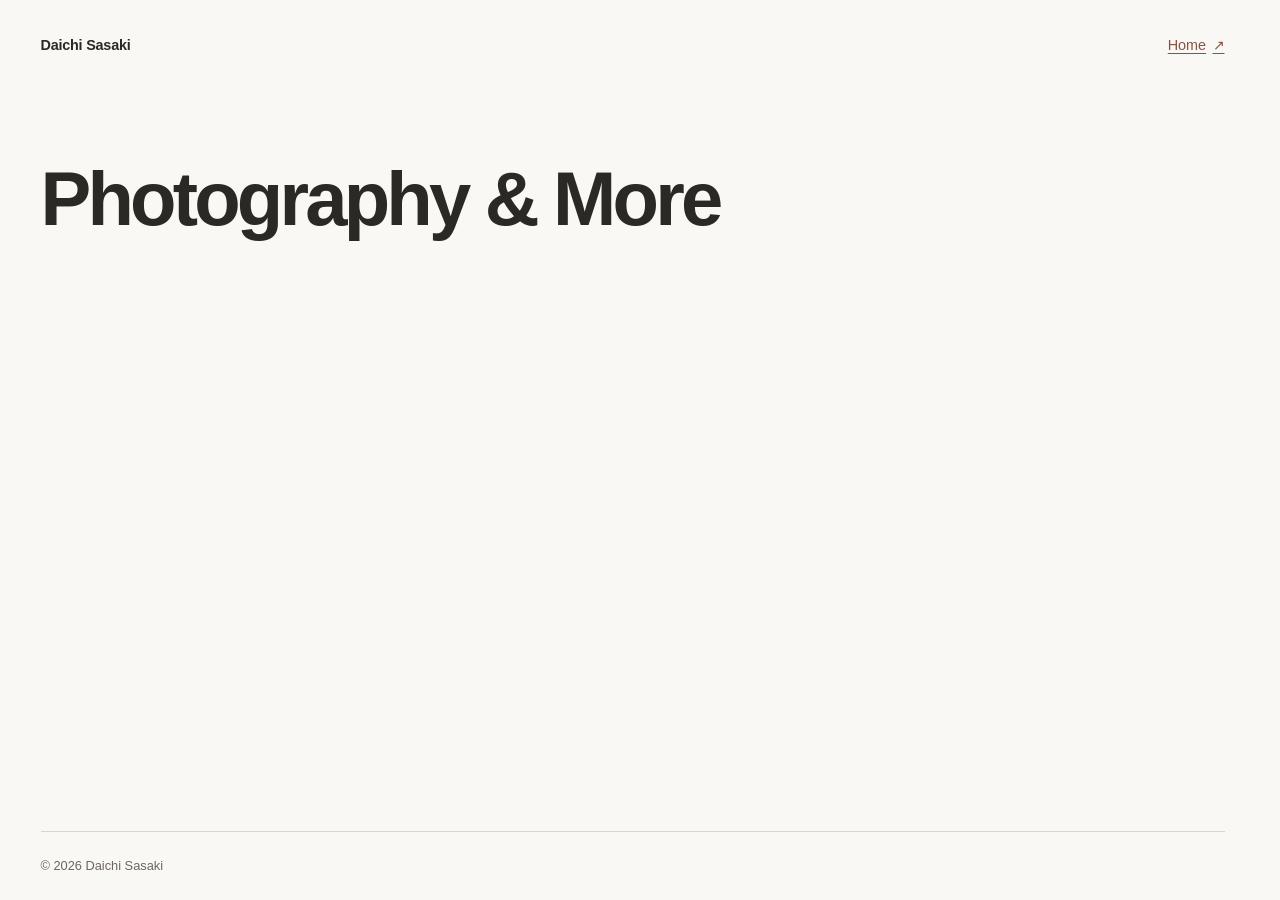
<file: portfolio/index.template.html>
<!doctype html>
<!-- Generated index.html comes from this template and each work's info.json. -->
<html lang="en">
  <head>
    <meta charset="utf-8">
    <meta name="viewport" content="width=device-width, initial-scale=1">
    <meta name="description" content="Photography and art by Daichi Sasaki.">
    <title>Daichi Sasaki — Photography &amp; More</title>
    <link rel="icon" type="image/png" sizes="128x128" href="../favicon.png">
    <link rel="stylesheet" href="styles.css">
    <script src="layout.js" defer></script>
    <script src="information.js" defer></script>
    <script src="gallery.js" defer></script>
    <!-- Shared GA4: production, top-level page views only. -->
    <script>
      (() => {
        if (window.location.hostname !== "d1ssk.github.io" || window.self !== window.top) return;
        if (window.__pagesAnalyticsInitialized) return;
        window.__pagesAnalyticsInitialized = true;
        window.dataLayer = window.dataLayer || [];
        window.gtag = function () {
          window.dataLayer.push(arguments);
        };
        window.gtag("js", new Date());
        window.gtag("config", "G-P4BVZ9ZZ0E");
        const script = document.createElement("script");
        script.async = true;
        script.src = "https://www.googletagmanager.com/gtag/js?id=G-P4BVZ9ZZ0E";
        document.head.appendChild(script);
      })();
    </script>
  </head>
  <body>
    <header class="site-header container">
      <span class="site-name">Daichi Sasaki</span>
      <nav aria-label="Main navigation">
        <a href="https://d1ssk.github.io/">Home <span aria-hidden="true">↗</span></a>
      </nav>
    </header>

    <main class="container">
      <div class="intro">
        <h1>Photography &amp; More</h1>
      </div>
      <section class="gallery" aria-label="Photography and art">
<!-- GALLERY -->
      </section>
    </main>

    <footer class="site-footer container">
      <p>© 2026 Daichi Sasaki</p>
    </footer>

    <dialog class="viewer" id="viewer" aria-label="Enlarged image">
      <div class="viewer-shell">
        <header class="viewer-toolbar">
          <div class="viewer-actions">
            <span class="viewer-count" id="viewer-count" aria-live="polite" aria-atomic="true"></span>
            <button class="viewer-button" id="viewer-close" type="button" aria-label="Close enlarged image" autofocus>
              <svg viewBox="0 0 24 24" width="24" height="24" aria-hidden="true">
                <path d="m6 6 12 12M6 18 18 6"/>
              </svg>
            </button>
          </div>
        </header>
        <div class="viewer-stage" id="viewer-stage">
          <button class="viewer-button viewer-nav" id="viewer-previous" type="button" aria-label="Previous work">
            <svg viewBox="0 0 24 24" width="24" height="24" aria-hidden="true">
              <path d="m14 5-7 7 7 7"/>
            </svg>
          </button>
          <figure class="viewer-work" id="viewer-work">
            <div class="viewer-image-wrap">
              <img id="viewer-image" alt="" decoding="async">
            </div>
            <figcaption class="viewer-info" id="viewer-info" hidden>
              <h2 id="viewer-title" hidden></h2>
              <p id="viewer-description" hidden></p>
              <dl class="viewer-details" id="viewer-details"></dl>
            </figcaption>
          </figure>
          <button class="viewer-button viewer-nav" id="viewer-next" type="button" aria-label="Next work">
            <svg viewBox="0 0 24 24" width="24" height="24" aria-hidden="true">
              <path d="m10 5 7 7-7 7"/>
            </svg>
          </button>
        </div>
      </div>
    </dialog>
  </body>
</html>
</file>
<file: styles.css>
:root {
  color-scheme: light;
  --background: #faf8f4;
  --text: #2b2926;
  --heading: #412e29;
  --muted: #70645c;
  --border: #ddd5ca;
  --accent: #865345;
  --blush: #e7d8cd;
  --serif: Georgia, "Times New Roman", "Yu Mincho", serif;
}

*,
*::before,
*::after {
  box-sizing: border-box;
}

html {
  background: var(--background);
  color: var(--text);
  font-family: -apple-system, BlinkMacSystemFont, "Segoe UI", Roboto, Helvetica, Arial, sans-serif;
  line-height: 1.6;
  -webkit-text-size-adjust: 100%;
}

body {
  margin: 0;
  overflow-wrap: break-word;
}

.container {
  width: 100%;
  max-width: 70rem;
  margin-inline: auto;
  padding-inline: 2.25rem;
}

h1,
h2,
h3,
h4,
h5,
p {
  margin: 0;
}

h1,
h2,
h3,
h4,
h5 {
  color: var(--heading);
}

.site-header {
  padding-block: 4rem 3.25rem;
}

h1 {
  font-family: var(--serif);
  font-size: clamp(2rem, 7.8vw, 7rem);
  font-weight: 400;
  letter-spacing: -0.045em;
  line-height: 1.04;
}

.tagline {
  max-width: 40rem;
  margin-top: 1.5rem;
  color: var(--muted);
  font-size: 1.05rem;
  line-height: 1.7;
}

a {
  color: var(--accent);
  text-decoration-thickness: 1px;
  text-underline-offset: 0.23em;
}

a:hover {
  color: var(--heading);
}

a:focus-visible {
  outline: 3px solid var(--accent);
  outline-offset: 5px;
}

.skip-link {
  position: absolute;
  top: -5rem;
  left: 1rem;
  z-index: 1;
  padding: 0.6rem 1rem;
  background: var(--background);
}

.skip-link:focus {
  top: 1rem;
}

.home-sections {
  display: grid;
  grid-template-columns: minmax(0, 1.6fr) minmax(0, 1fr);
  gap: 3.75rem;
  margin-bottom: 3.75rem;
}

.home-section {
  min-width: 0;
}

.projects {
  --hierarchy-indent: clamp(0.25rem, 0.8vw, 0.4rem);
}

.tools > h2 {
  border-top: 1px solid var(--heading);
  padding-top: 0.875rem;
  margin-bottom: 0;
  color: var(--accent);
  font-size: 0.7rem;
  font-weight: 600;
  letter-spacing: 0.17em;
  line-height: 1.15;
  text-transform: uppercase;
}

.right-column {
  min-width: 0;
}

.tools {
  margin-top: 2.75rem;
}

.projects > .project-list {
  padding-inline-start: var(--hierarchy-indent);
}

.project-list,
.project-links,
.subproject-list {
  margin: 0;
  padding: 0;
  list-style: none;
}

.project-entry {
  border-bottom: 1px solid var(--border);
  padding-block: 1.5rem;
}

.explorations .project-entry > h2,
.project-entry > h3,
.portfolio > h2 {
  font-size: 1.55rem;
  font-weight: 600;
  line-height: 1.3;
}

.jp-title {
  font-size: 0.64em;
  font-weight: 500;
}

.project-description {
  margin-top: 0.65rem;
  color: var(--muted);
  font-size: 0.9rem;
  line-height: 1.65;
}

.project-links {
  display: flex;
  flex-wrap: wrap;
  gap: 0.45rem 1.2rem;
  margin-top: 0.7rem;
  font-size: 0.8rem;
  font-weight: 600;
}

.subproject-list {
  border-left: 2px solid var(--blush);
  padding-left: 1rem;
  margin-top: 1.125rem;
}

.subproject h3,
.subproject h4 {
  font-size: 0.94rem;
  line-height: 1.45;
}

.subproject .project-links {
  margin-top: 0.7rem;
}

.portfolio {
  border-top: 1px solid var(--heading);
  padding-top: 1.625rem;
}

.project-art {
  height: 13.125rem;
  margin-bottom: 1.5rem;
}

.photo {
  display: block;
  width: 100%;
  height: 100%;
  object-fit: cover;
}

.site-footer {
  display: flex;
  align-items: center;
  justify-content: space-between;
  gap: 1rem;
  border-top: 1px solid var(--border);
  padding-block: 1.4rem;
  color: var(--muted);
  font-size: 0.72rem;
}

.github-link {
  font-weight: 600;
}

@media (max-width: 56.25rem) {
  .home-sections {
    gap: 2rem;
  }
}

@media (max-width: 40rem) {
  .container {
    padding-inline: 1.5rem;
  }

  .site-header {
    padding-block: 2.5rem 2.25rem;
  }

  h1 {
    font-size: clamp(2.75rem, 14vw, 4.5rem);
  }

  .tagline {
    margin-top: 1.125rem;
    font-size: 0.875rem;
  }

  .home-sections {
    grid-template-columns: minmax(0, 1fr);
    gap: 2.25rem;
    margin-bottom: 2rem;
  }

  .project-entry {
    padding-block: 1.375rem;
  }

  .explorations .project-entry > h2,
  .project-entry > h3,
  .portfolio > h2 {
    font-size: 1.125rem;
  }

  .jp-title {
    font-size: 0.72em;
  }

  .project-description,
  .subproject h3,
  .subproject h4 {
    font-size: 0.875rem;
  }

  .project-links {
    font-size: 0.8125rem;
  }

  .project-art {
    height: 15rem;
  }

  .site-footer {
    font-size: 0.68rem;
  }
}

/* Unlabelled project column, aligned with the column edge. */
.explorations {
  border-top: 1px solid var(--heading);
}

.explorations > .project-list {
  padding-inline-start: 0;
}

/* Omit the closing divider beneath Chordscape and Score Palette. */
.explorations > .project-list > .project-entry:last-child,
.tools > .project-list > .project-entry:last-child {
  border-bottom: 0;
}
</file>
<file: portfolio/styles.css>
:root {
  color-scheme: light;
  --background: #faf8f4;
  --text: #2b2926;
  --muted: #6d6660;
  --border: #ddd5ca;
  --accent: #865345;
  --focus: #412e29;
  --gallery-gap: clamp(1.25rem, 2.5vw, 2rem);
  --max-width: 74rem;
}

*,
*::before,
*::after {
  box-sizing: border-box;
}

html {
  background: var(--background);
  color: var(--text);
  font-family: -apple-system, BlinkMacSystemFont, "Segoe UI", Roboto, Helvetica, Arial, sans-serif;
  line-height: 1.6;
  scrollbar-gutter: stable;
  -webkit-text-size-adjust: 100%;
}

body {
  display: flex;
  min-height: 100vh;
  min-height: 100svh;
  margin: 0;
  flex-direction: column;
}

.container {
  width: min(calc(100% - 4rem), var(--max-width));
  margin-inline: auto;
}

a {
  color: var(--accent);
  text-decoration-thickness: 0.08em;
  text-underline-offset: 0.2em;
}

a:hover {
  color: var(--focus);
}

a:focus-visible,
button:focus-visible {
  outline: 0.2rem solid var(--focus);
  outline-offset: 0.35rem;
}

.site-header {
  display: flex;
  min-height: 5.5rem;
  align-items: center;
  justify-content: space-between;
  gap: 1rem;
  padding-block: 1.5rem;
  font-size: 0.9rem;
}

.site-name {
  font-weight: 600;
  letter-spacing: -0.015em;
}

.site-header a {
  display: inline-flex;
  min-height: 2.75rem;
  align-items: center;
  gap: 0.4rem;
}

main {
  flex: 1;
  padding-top: clamp(2rem, 5vw, 4rem);
  padding-bottom: clamp(4rem, 8vw, 7rem);
}

.intro {
  margin-bottom: clamp(2.5rem, 5vw, 4rem);
}

.intro h1 {
  margin: 0;
  font-size: clamp(2.5rem, 6vw, 4.75rem);
  font-weight: 550;
  letter-spacing: -0.05em;
  line-height: 1.12;
  text-wrap: balance;
}

.gallery {
  display: grid;
  grid-template-columns: repeat(auto-fit, minmax(min(100%, 20rem), 1fr));
  align-items: start;
  gap: var(--gallery-gap);
}

.gallery.is-masonry {
  grid-auto-rows: 8px;
  row-gap: 0;
}

.work {
  min-width: 0;
  margin: 0;
}

.work-link {
  display: block;
  border-radius: 0.15rem;
  cursor: zoom-in;
}

.work-link img {
  display: block;
  width: 100%;
  height: auto;
  border-radius: inherit;
  background: #eee9e1;
}

.site-footer {
  border-top: 1px solid var(--border);
  padding-block: 1.5rem;
  color: var(--muted);
  font-size: 0.8rem;
}

.site-footer p {
  margin: 0;
}

.viewer-open {
  overflow: hidden;
  scrollbar-gutter: auto;
}

.viewer {
  width: 100vw;
  max-width: none;
  height: 100vh;
  height: 100dvh;
  max-height: none;
  margin: 0;
  border: 0;
  padding: clamp(1rem, 2.5vw, 2rem);
  background: #171816;
  color: #faf8f4;
  color-scheme: dark;
}

.viewer::backdrop {
  background: #171816;
}

.viewer-shell {
  display: flex;
  height: 100%;
  flex-direction: column;
  gap: 1rem;
}

.viewer-toolbar {
  display: flex;
  align-items: center;
  justify-content: space-between;
  gap: 1rem;
}

.viewer-actions {
  display: flex;
  align-items: center;
  gap: 1rem;
  margin-left: auto;
}

.viewer-count {
  color: #c4c1b9;
  font-size: 0.85rem;
  font-variant-numeric: tabular-nums;
}

.viewer-button {
  display: inline-flex;
  width: 2.75rem;
  min-width: 2.75rem;
  height: 2.75rem;
  align-items: center;
  justify-content: center;
  border: 0;
  border-radius: 50%;
  padding: 0;
  background: transparent;
  color: inherit;
  cursor: pointer;
}

.viewer-button:hover {
  background: #ffffff14;
}

.viewer-button:focus-visible {
  outline-color: #faf8f4;
  outline-offset: 0.15rem;
}

.viewer-button svg {
  fill: none;
  stroke: currentColor;
  stroke-linecap: round;
  stroke-linejoin: round;
  stroke-width: 1.5;
}

.viewer-stage {
  display: grid;
  min-height: 0;
  grid-template-columns: 2.75rem minmax(0, 1fr) 2.75rem;
  align-items: center;
  gap: clamp(0.5rem, 2vw, 2rem);
  flex: 1;
}

.viewer-work {
  display: grid;
  min-width: 0;
  min-height: 0;
  height: 100%;
  margin: 0;
  grid-template-columns: minmax(0, 1fr);
  gap: clamp(1.5rem, 3vw, 3rem);
}

.viewer-work.has-info {
  grid-template-columns: minmax(0, 1fr) 15rem;
}

.viewer-image-wrap {
  min-width: 0;
  min-height: 0;
  height: 100%;
}

.viewer-work img {
  display: block;
  min-height: 0;
  width: 100%;
  height: 100%;
  object-fit: contain;
}

.viewer-info {
  min-height: 0;
  overflow-y: auto;
  align-self: center;
  max-height: 100%;
  padding-block: 0.25rem;
  color: #c4c1b9;
  font-size: 0.9rem;
  overflow-wrap: anywhere;
}

.viewer-info h2 {
  margin: 0 0 1rem;
  color: #faf8f4;
  font-size: 1.25rem;
  font-weight: 500;
  line-height: 1.4;
}

.viewer-info p {
  margin: 0 0 1.5rem;
  white-space: pre-line;
}

.viewer-info p:last-child {
  margin-bottom: 0;
}

.viewer-details {
  display: grid;
  margin: 0;
  gap: 1rem;
}

.viewer-details dt {
  margin-bottom: 0.15rem;
  color: #a5a298;
  font-size: 0.75rem;
}

.viewer-details dd {
  margin: 0;
  color: #faf8f4;
  white-space: pre-line;
}

.viewer-settings {
  grid-column: 1 / -1;
}

.viewer-settings dd {
  display: flex;
  flex-wrap: wrap;
  gap: 0.25rem 0.55rem;
  font-variant-numeric: tabular-nums;
}

.viewer-settings span {
  white-space: nowrap;
}

.viewer-settings span + span::before {
  margin-right: 0.55rem;
  color: #a5a298;
  content: "·";
}

.visually-hidden {
  position: absolute;
  width: 1px;
  height: 1px;
  overflow: hidden;
  clip-path: inset(50%);
  white-space: nowrap;
}

[hidden] {
  display: none !important;
}

@media (max-width: 43rem) {
  .container {
    width: calc(100% - 2rem);
  }

  .site-header {
    min-height: 4.5rem;
    padding-block: 1rem;
  }

  .viewer-stage {
    grid-template-columns: 1fr 1fr;
    grid-template-rows: minmax(0, 1fr) auto;
    gap: 1rem;
  }

  .viewer-work,
  .viewer-work.has-info {
    display: flex;
    grid-column: 1 / -1;
    grid-row: 1;
    flex-direction: column;
    justify-content: safe center;
    gap: 1rem;
    overflow-y: auto;
    overscroll-behavior: contain;
  }

  .viewer-image-wrap {
    flex-shrink: 0;
    height: auto;
  }

  .viewer-work img {
    height: auto;
    max-height: var(--viewer-image-max-height, 100dvh);
  }

  .viewer-info {
    flex-shrink: 0;
    align-self: stretch;
    max-height: none;
    overflow-y: visible;
  }

  .viewer-nav {
    grid-row: 2;
  }

  #viewer-previous {
    justify-self: end;
  }

  #viewer-next {
    justify-self: start;
  }
}
</file>
